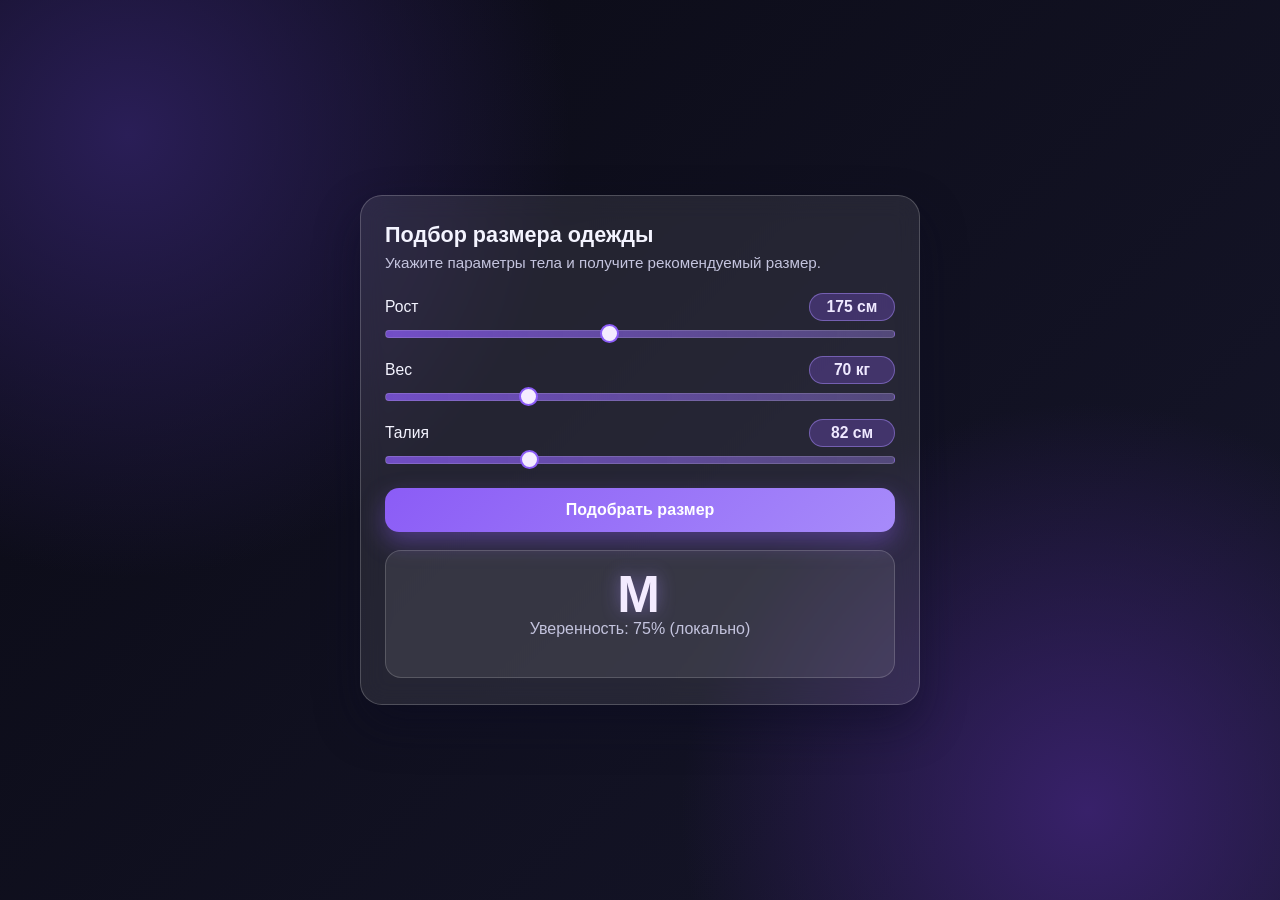
<file: index.html>
<!DOCTYPE html>
<html lang="ru">
<head>
  <meta charset="UTF-8" />
  <meta name="viewport" content="width=device-width, initial-scale=1.0" />
  <title>Виджет подбора размера одежды</title>
  <style>
    /* Базовые переменные темы и цветов интерфейса */
    :root {
      --bg-1: #0a0a14;
      --bg-2: #16162b;
      --card: rgba(255, 255, 255, 0.09);
      --card-border: rgba(255, 255, 255, 0.2);
      --text-main: #f4f4ff;
      --text-muted: #c4c4de;
      --accent: #8b5cf6;
      --accent-2: #a78bfa;
      --shadow: rgba(12, 10, 33, 0.45);
    }

    /* Сброс отступов и более предсказуемая модель размеров */
    * {
      box-sizing: border-box;
      margin: 0;
      padding: 0;
    }

    /* Фон страницы и центрирование виджета */
    body {
      min-height: 100vh;
      display: grid;
      place-items: center;
      font-family: "Inter", "Segoe UI", Tahoma, sans-serif;
      color: var(--text-main);
      background:
        radial-gradient(circle at 10% 15%, #2a1e57 0%, transparent 32%),
        radial-gradient(circle at 85% 90%, #38216a 0%, transparent 30%),
        linear-gradient(135deg, var(--bg-1), var(--bg-2));
      padding: 20px;
    }

    /* Контейнер виджета в стиле glassmorphism */
    .widget {
      width: min(100%, 560px);
      background: var(--card);
      border: 1px solid var(--card-border);
      border-radius: 22px;
      backdrop-filter: blur(12px);
      -webkit-backdrop-filter: blur(12px);
      box-shadow: 0 20px 45px var(--shadow);
      padding: 26px 24px;
    }

    /* Заголовочная часть виджета */
    .title {
      font-size: 1.35rem;
      font-weight: 700;
      margin-bottom: 6px;
    }

    /* Подпись под заголовком */
    .subtitle {
      color: var(--text-muted);
      font-size: 0.95rem;
      margin-bottom: 22px;
    }

    /* Сетка блока с ползунками */
    .controls {
      display: grid;
      gap: 18px;
      margin-bottom: 24px;
    }

    /* Обертка каждого ползунка */
    .control {
      display: grid;
      gap: 9px;
    }

    /* Строка с названием параметра и текущим значением */
    .label-row {
      display: flex;
      justify-content: space-between;
      align-items: center;
      font-size: 0.98rem;
    }

    /* Бейдж со значением ползунка в реальном времени */
    .value-pill {
      min-width: 86px;
      text-align: center;
      font-weight: 600;
      color: #efe9ff;
      background: rgba(139, 92, 246, 0.28);
      border: 1px solid rgba(167, 139, 250, 0.5);
      border-radius: 999px;
      padding: 4px 10px;
    }

    /* Общий стиль ползунка */
    input[type="range"] {
      width: 100%;
      appearance: none;
      height: 8px;
      border-radius: 999px;
      background: linear-gradient(90deg, rgba(139, 92, 246, 0.75), rgba(167, 139, 250, 0.35));
      outline: none;
      border: 1px solid rgba(255, 255, 255, 0.14);
    }

    /* Кастомный бегунок для WebKit-браузеров */
    input[type="range"]::-webkit-slider-thumb {
      appearance: none;
      width: 19px;
      height: 19px;
      border-radius: 50%;
      background: #f4ecff;
      border: 2px solid var(--accent);
      cursor: pointer;
      transition: transform 0.2s ease;
    }

    /* Увеличение бегунка при наведении */
    input[type="range"]::-webkit-slider-thumb:hover {
      transform: scale(1.08);
    }

    /* Кастомный бегунок для Firefox */
    input[type="range"]::-moz-range-thumb {
      width: 19px;
      height: 19px;
      border-radius: 50%;
      background: #f4ecff;
      border: 2px solid var(--accent);
      cursor: pointer;
      transition: transform 0.2s ease;
    }

    /* Секция с кнопкой и результатом */
    .actions {
      display: grid;
      gap: 18px;
    }

    /* Фиолетовая кнопка запуска расчета размера */
    .btn {
      border: 0;
      border-radius: 14px;
      padding: 13px 16px;
      background: linear-gradient(135deg, var(--accent), var(--accent-2));
      color: #fff;
      font-size: 1rem;
      font-weight: 700;
      cursor: pointer;
      box-shadow: 0 10px 24px rgba(139, 92, 246, 0.4);
      transition: transform 0.16s ease, box-shadow 0.2s ease, filter 0.2s ease;
      animation: pulse 2.3s ease-in-out infinite;
    }

    /* Эффекты интерактивности кнопки */
    .btn:hover {
      transform: translateY(-2px);
      filter: brightness(1.05);
      box-shadow: 0 14px 30px rgba(139, 92, 246, 0.5);
    }

    /* Эффект нажатия кнопки */
    .btn:active {
      transform: translateY(0);
    }

    /* Анимация мягкой пульсации кнопки */
    @keyframes pulse {
      0%, 100% {
        box-shadow: 0 10px 24px rgba(139, 92, 246, 0.35);
      }
      50% {
        box-shadow: 0 16px 35px rgba(139, 92, 246, 0.55);
      }
    }

    /* Карточка с результатом вычисления размера */
    .result {
      background: rgba(255, 255, 255, 0.08);
      border: 1px solid rgba(255, 255, 255, 0.17);
      border-radius: 16px;
      padding: 18px;
      display: grid;
      gap: 8px;
      justify-items: center;
      text-align: center;
    }

    /* Большой текст буквенного размера */
    .size {
      font-size: clamp(2.2rem, 7vw, 3.2rem);
      line-height: 1;
      font-weight: 800;
      letter-spacing: 0.06em;
      color: #f3ebff;
      text-shadow: 0 0 18px rgba(167, 139, 250, 0.45);
    }

    /* Текст уровня уверенности алгоритма */
    .confidence {
      color: var(--text-muted);
      font-size: 1rem;
    }

    /* Подсказка (fallback, метод API) */
    .status-hint {
      font-size: 0.88rem;
      color: #e9c46c;
      margin-top: 4px;
      min-height: 1.2em;
    }

    /* Блок лоадера во время запроса к API */
    .loader-wrap {
      display: flex;
      align-items: center;
      justify-content: center;
      gap: 12px;
      min-height: 72px;
      color: var(--text-muted);
      font-size: 1rem;
    }

    .loader-wrap[hidden] {
      display: none !important;
    }

    .result-content[hidden] {
      display: none !important;
    }

    .spinner {
      width: 24px;
      height: 24px;
      border: 3px solid rgba(255, 255, 255, 0.2);
      border-top-color: var(--accent);
      border-radius: 50%;
      animation: spin 0.75s linear infinite;
    }

    @keyframes spin {
      to {
        transform: rotate(360deg);
      }
    }

    .btn:disabled {
      opacity: 0.75;
      cursor: not-allowed;
      transform: none;
      animation: none;
    }

    /* Адаптация интерфейса под узкие мобильные экраны */
    @media (max-width: 400px) {
      body {
        padding: 12px;
      }

      .widget {
        padding: 18px 16px;
        border-radius: 18px;
      }

      .title {
        font-size: 1.15rem;
      }

      .subtitle {
        font-size: 0.88rem;
        margin-bottom: 18px;
      }

      .value-pill {
        min-width: 74px;
        font-size: 0.86rem;
      }

      .btn {
        font-size: 0.95rem;
      }
    }
  </style>
</head>
<body>
  <!-- Главный контейнер виджета подбора размера -->
  <main class="widget" aria-label="Подбор размера одежды">
    <!-- Верхняя информационная часть -->
    <h1 class="title">Подбор размера одежды</h1>
    <p class="subtitle">Укажите параметры тела и получите рекомендуемый размер.</p>

    <!-- Группа ползунков параметров -->
    <section class="controls">
      <!-- Ползунок роста -->
      <div class="control">
        <div class="label-row">
          <label for="height">Рост</label>
          <span id="heightValue" class="value-pill">175 см</span>
        </div>
        <input id="height" type="range" min="140" max="220" value="175" />
      </div>

      <!-- Ползунок веса -->
      <div class="control">
        <div class="label-row">
          <label for="weight">Вес</label>
          <span id="weightValue" class="value-pill">70 кг</span>
        </div>
        <input id="weight" type="range" min="40" max="150" value="70" />
      </div>

      <!-- Ползунок талии -->
      <div class="control">
        <div class="label-row">
          <label for="waist">Талия</label>
          <span id="waistValue" class="value-pill">82 см</span>
        </div>
        <input id="waist" type="range" min="60" max="140" value="82" />
      </div>
    </section>

    <!-- Блок кнопки запуска и отображения результата -->
    <section class="actions">
      <button id="calcBtn" class="btn" type="button">Подобрать размер</button>
      <div class="result" aria-live="polite">
        <div id="loader" class="loader-wrap" hidden>
          <span class="spinner" aria-hidden="true"></span>
          <span>Загрузка...</span>
        </div>
        <div id="resultContent" class="result-content">
          <div id="sizeResult" class="size">M</div>
          <div id="confidenceResult" class="confidence">Уверенность: 90%</div>
          <div id="statusHint" class="status-hint"></div>
        </div>
      </div>
    </section>
  </main>

  <script>
    // URL бэкенда на Railway (POST /calculate)
    const API_URL = "https://fitvector-mvp-production.up.railway.app/calculate";
    const REQUEST_TIMEOUT_MS = 8000;

    // Получаем ссылки на элементы управления и вывода результата
    const heightInput = document.getElementById("height");
    const weightInput = document.getElementById("weight");
    const waistInput = document.getElementById("waist");
    const heightValue = document.getElementById("heightValue");
    const weightValue = document.getElementById("weightValue");
    const waistValue = document.getElementById("waistValue");
    const calcBtn = document.getElementById("calcBtn");
    const loaderEl = document.getElementById("loader");
    const resultContent = document.getElementById("resultContent");
    const sizeResult = document.getElementById("sizeResult");
    const confidenceResult = document.getElementById("confidenceResult");
    const statusHint = document.getElementById("statusHint");

    // Описываем диапазоны талии для каждого размера
    const sizeRanges = [
      { size: "S", min: 60, max: 76, includeMax: false },
      { size: "M", min: 76, max: 84, includeMax: false },
      { size: "L", min: 84, max: 94, includeMax: false },
      { size: "XL", min: 94, max: 104, includeMax: true },
      { size: "XXL", min: 104, max: 140, includeMax: true }
    ];

    // Обновляем подписи рядом с ползунками в реальном времени
    function syncSliderLabels() {
      heightValue.textContent = `${heightInput.value} см`;
      weightValue.textContent = `${weightInput.value} кг`;
      waistValue.textContent = `${waistInput.value} см`;
    }

    // Определяем буквенный размер только по текущему значению талии
    function getSizeByWaist(waist) {
      for (const range of sizeRanges) {
        const inRange = range.includeMax
          ? waist >= range.min && waist <= range.max
          : waist >= range.min && waist < range.max;
        if (inRange) return range;
      }
      return sizeRanges[sizeRanges.length - 1];
    }

    // Считаем уверенность: 0.9 в центре диапазона и 0.6 на границах
    function calculateConfidence(waist, range) {
      const center = (range.min + range.max) / 2;
      const halfRange = (range.max - range.min) / 2;
      if (halfRange === 0) return 0.9;

      const distanceToCenter = Math.abs(waist - center);
      const normalized = Math.min(distanceToCenter / halfRange, 1);
      const confidence = 0.9 - normalized * 0.3;

      return Math.max(0.6, Math.min(0.9, confidence));
    }

    // Локальный расчёт (fallback, если API недоступен)
    function renderLocalSize() {
      const waist = Number(waistInput.value);
      const foundRange = getSizeByWaist(waist);
      const confidence = calculateConfidence(waist, foundRange);
      const confidencePercent = Math.round(confidence * 100);

      sizeResult.textContent = foundRange.size;
      confidenceResult.textContent = `Уверенность: ${confidencePercent}% (локально)`;
    }

    function setLoading(isLoading) {
      loaderEl.hidden = !isLoading;
      resultContent.hidden = isLoading;
      calcBtn.disabled = isLoading;
    }

    async function fetchSizeFromApi() {
      const body = {
        height: Number(heightInput.value),
        weight: Number(weightInput.value),
        waist: Number(waistInput.value),
      };

      const controller = new AbortController();
      const timeoutId = setTimeout(() => controller.abort(), REQUEST_TIMEOUT_MS);

      try {
        const response = await fetch(API_URL, {
          method: "POST",
          headers: { "Content-Type": "application/json" },
          body: JSON.stringify(body),
          signal: controller.signal,
        });
        clearTimeout(timeoutId);

        if (!response.ok) {
          throw new Error(`HTTP ${response.status}`);
        }

        const data = await response.json();
        if (
          !data ||
          typeof data.size !== "string" ||
          typeof data.confidence !== "number"
        ) {
          throw new Error("Invalid response");
        }
        return data;
      } catch (err) {
        clearTimeout(timeoutId);
        throw err;
      }
    }

    function notifyParentSize() {
      const size = sizeResult.textContent?.trim();
      if (!size) return;
      try {
        if (window.parent !== window) {
          window.parent.postMessage({ type: "fitvector:size", size }, "*");
        }
      } catch (_) {
        /* ignore */
      }
    }

    async function onCalculateClick() {
      statusHint.textContent = "";
      setLoading(true);

      try {
        const data = await fetchSizeFromApi();
        const pct = Math.round(Number(data.confidence) * 100);
        const method = data.method != null ? String(data.method) : "—";

        sizeResult.textContent = data.size;
        confidenceResult.textContent = `Уверенность: ${pct}% · метод: ${method}`;
        notifyParentSize();
      } catch (err) {
        statusHint.textContent = "Пробуем локально...";
        renderLocalSize();
        notifyParentSize();
        window.setTimeout(() => {
          statusHint.textContent = "";
        }, 3500);
      } finally {
        setLoading(false);
      }
    }

    // Подписываемся на ввод, чтобы обновлять числа у ползунков мгновенно
    [heightInput, weightInput, waistInput].forEach((input) => {
      input.addEventListener("input", syncSliderLabels);
    });

    // Кнопка: запрос к API, при ошибке — локальный алгоритм
    calcBtn.addEventListener("click", onCalculateClick);

    // Первичная инициализация: подписи ползунков и стартовый локальный превью
    syncSliderLabels();
    renderLocalSize();
  </script>
</body>
</html>
</file>
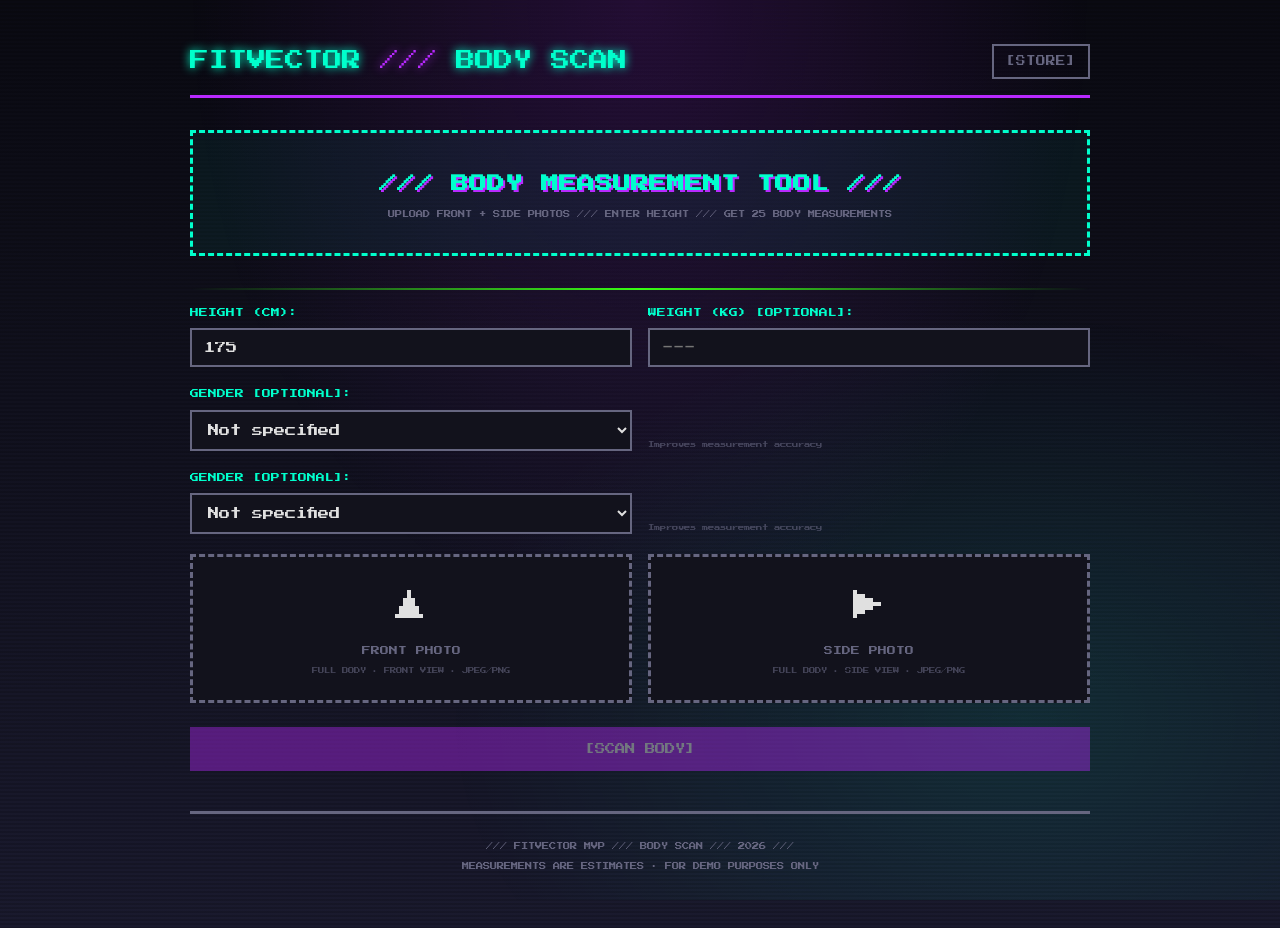
<file: measure.html>
<!DOCTYPE html>
<html lang="ru">

<head>
  <meta charset="UTF-8" />
  <meta name="viewport" content="width=device-width, initial-scale=1.0" />
  <title>FitVector /// BODY SCAN</title>
  <style>
    @import url('https://fonts.googleapis.com/css2?family=Press+Start+2P&display=swap');

    :root {
      --bg-dark: #0a0a12;
      --bg-grid: #12121c;
      --neon-purple: #b829ff;
      --neon-cyan: #00ffcc;
      --neon-green: #39ff14;
      --neon-pink: #ff3366;
      --neon-yellow: #ffe135;
      --text: #e0e0e0;
      --text-dim: #666680;
      --scanline: rgba(0, 0, 0, 0.15);
      --border-px: 3px;
    }

    * {
      box-sizing: border-box;
      image-rendering: pixelated;
    }

    body {
      min-height: 100vh;
      font-family: 'Press Start 2P', monospace;
      color: var(--text);
      background:
        repeating-linear-gradient(0deg,
          var(--scanline) 0px,
          var(--scanline) 1px,
          transparent 1px,
          transparent 3px),
        linear-gradient(180deg, var(--bg-dark) 0%, #1a1a2e 100%);
      background-size: 100% 4px, 100% 100%;
      line-height: 1.6;
      padding: 20px;
      position: relative;
    }

    body::before {
      content: '';
      position: fixed;
      inset: 0;
      background: radial-gradient(ellipse at 50% 0%, rgba(184, 41, 255, 0.15) 0%, transparent 50%),
        radial-gradient(ellipse at 80% 80%, rgba(0, 255, 204, 0.1) 0%, transparent 40%);
      pointer-events: none;
      z-index: -1;
    }

    .container {
      max-width: 900px;
      margin: 0 auto;
    }

    header {
      display: flex;
      justify-content: space-between;
      align-items: center;
      padding: 16px 0;
      border-bottom: var(--border-px) solid var(--neon-purple);
      margin-bottom: 32px;
    }

    .logo {
      font-size: 1.2rem;
      color: var(--neon-cyan);
      text-shadow: 0 0 10px var(--neon-cyan);
    }

    .logo span {
      color: var(--neon-purple);
      text-shadow: 0 0 10px var(--neon-purple);
    }

    .nav-link {
      font-size: 0.6rem;
      color: var(--text-dim);
      text-decoration: none;
      border: 2px solid var(--text-dim);
      padding: 8px 12px;
      transition: all 0.1s;
    }

    .nav-link:hover {
      color: var(--neon-cyan);
      border-color: var(--neon-cyan);
    }

    .hero {
      text-align: center;
      margin-bottom: 32px;
      padding: 24px;
      border: var(--border-px) dashed var(--neon-cyan);
      background: rgba(0, 255, 204, 0.05);
    }

    .hero h1 {
      font-size: clamp(0.6rem, 2.5vw, 1.1rem);
      color: var(--neon-cyan);
      text-shadow: 2px 2px 0 var(--neon-purple);
      margin-bottom: 12px;
      line-height: 1.6;
    }

    .hero p {
      font-size: 0.45rem;
      color: var(--text-dim);
      line-height: 1.8;
    }

    .scan-line {
      width: 100%;
      height: 2px;
      background: linear-gradient(90deg, transparent, var(--neon-green), transparent);
      margin: 16px 0;
      animation: blink 1.5s ease-in-out infinite;
    }

    @keyframes blink {

      0%,
      100% {
        opacity: 0.3;
      }

      50% {
        opacity: 1;
      }
    }

    .upload-section {
      margin-bottom: 32px;
    }

    .input-row {
      display: grid;
      grid-template-columns: 1fr 1fr;
      gap: 16px;
      margin-bottom: 20px;
    }

    @media (max-width: 600px) {
      .input-row {
        grid-template-columns: 1fr;
      }
    }

    .field label {
      display: block;
      font-size: 0.55rem;
      color: var(--neon-cyan);
      margin-bottom: 8px;
    }

    .field input[type="number"] {
      width: 100%;
      padding: 12px;
      font-family: inherit;
      font-size: 0.7rem;
      color: var(--text);
      background: var(--bg-grid);
      border: 2px solid var(--text-dim);
    }

    .field input:focus {
      outline: none;
      border-color: var(--neon-purple);
      box-shadow: 0 0 10px rgba(184, 41, 255, 0.3);
    }

    .upload-grid {
      display: grid;
      grid-template-columns: 1fr 1fr;
      gap: 16px;
      margin-bottom: 24px;
    }

    @media (max-width: 600px) {
      .upload-grid {
        grid-template-columns: 1fr;
      }
    }

    .upload-box {
      border: 3px dashed var(--text-dim);
      padding: 24px;
      text-align: center;
      cursor: pointer;
      transition: all 0.2s;
      background: var(--bg-grid);
      position: relative;
    }

    .upload-box:hover {
      border-color: var(--neon-purple);
      background: rgba(184, 41, 255, 0.1);
    }

    .upload-box.has-file {
      border-color: var(--neon-green);
      border-style: solid;
    }

    .upload-box.has-file:hover {
      border-color: var(--neon-green);
    }

    .upload-box__icon {
      font-size: 2rem;
      margin-bottom: 12px;
    }

    .upload-box__label {
      font-size: 0.55rem;
      color: var(--text-dim);
      margin-bottom: 8px;
    }

    .upload-box__hint {
      font-size: 0.4rem;
      color: var(--text-dim);
      opacity: 0.6;
    }

    .upload-box input[type="file"] {
      display: none;
    }

    .upload-preview {
      max-width: 100%;
      max-height: 200px;
      object-fit: contain;
      border: 2px solid var(--neon-green);
      margin-top: 12px;
    }

    .btn {
      width: 100%;
      padding: 14px;
      font-family: inherit;
      font-size: 0.65rem;
      border: var(--border-px) solid var(--neon-purple);
      cursor: pointer;
      text-transform: uppercase;
      transition: all 0.1s;
      background: var(--neon-purple);
      color: white;
    }

    .btn:hover:not(:disabled) {
      background: var(--neon-pink);
      border-color: var(--neon-pink);
      box-shadow: 0 0 20px var(--neon-pink);
    }

    .btn:disabled {
      opacity: 0.4;
      cursor: not-allowed;
    }

    .loader {
      display: none;
      text-align: center;
      padding: 32px;
      font-size: 0.6rem;
      color: var(--neon-cyan);
    }

    .loader.active {
      display: block;
    }

    .loader__spinner {
      display: inline-block;
      width: 24px;
      height: 24px;
      border: 3px solid var(--text-dim);
      border-top-color: var(--neon-cyan);
      border-radius: 50%;
      animation: spin 0.8s linear infinite;
      margin-bottom: 12px;
    }

    @keyframes spin {
      to {
        transform: rotate(360deg);
      }
    }

    .error-box {
      display: none;
      border: 3px solid var(--neon-pink);
      background: rgba(255, 51, 102, 0.1);
      padding: 16px;
      margin-bottom: 24px;
      font-size: 0.55rem;
      color: var(--neon-pink);
    }

    .error-box.visible {
      display: block;
    }

    .pose-warning {
      display: none;
      border: 3px solid var(--neon-yellow);
      background: rgba(255, 225, 53, 0.1);
      padding: 16px;
      margin-bottom: 24px;
      font-size: 0.55rem;
      color: var(--neon-yellow);
    }

    .pose-warning.visible {
      display: block;
    }

    .pose-warning ul {
      margin: 8px 0 0 16px;
      padding: 0;
    }

    .pose-warning li {
      margin-bottom: 4px;
    }

    .results {
      display: none;
    }

    .results.visible {
      display: block;
    }

    .results__title {
      font-size: 0.7rem;
      color: var(--neon-green);
      text-shadow: 0 0 8px var(--neon-green);
      margin-bottom: 16px;
      padding-bottom: 8px;
      border-bottom: var(--border-px) solid var(--neon-green);
    }

    .results__meta {
      font-size: 0.5rem;
      color: var(--text-dim);
      margin-bottom: 20px;
    }

    .results__meta span {
      color: var(--neon-yellow);
    }

    .measure-grid {
      display: grid;
      grid-template-columns: 1fr 1fr;
      gap: 8px;
    }

    @media (max-width: 600px) {
      .measure-grid {
        grid-template-columns: 1fr;
      }
    }

    .measure-item {
      display: flex;
      justify-content: space-between;
      align-items: center;
      padding: 10px 12px;
      background: var(--bg-grid);
      border: 2px solid var(--text-dim);
      font-size: 0.5rem;
    }

    .measure-item:hover {
      border-color: var(--neon-purple);
    }

    .measure-item__label {
      color: var(--text-dim);
      flex: 1;
    }

    .measure-item__value {
      color: var(--neon-green);
      font-weight: bold;
      text-shadow: 0 0 6px var(--neon-green);
    }

    .measure-group {
      margin-bottom: 20px;
    }

    .measure-group__title {
      font-size: 0.55rem;
      color: var(--neon-purple);
      margin-bottom: 8px;
      text-shadow: 0 0 6px var(--neon-purple);
    }

    footer {
      text-align: center;
      padding: 20px 0;
      border-top: var(--border-px) solid var(--text-dim);
      font-size: 0.45rem;
      color: var(--text-dim);
      margin-top: 40px;
    }
  </style>
</head>

<body>
  <div class="container">
    <header>
      <div class="logo">FITVECTOR <span>///</span> BODY SCAN</div>
      <a href="demo-shop.html" class="nav-link">[STORE]</a>
    </header>

    <div class="hero">
      <h1>/// BODY MEASUREMENT TOOL ///</h1>
      <p>UPLOAD FRONT + SIDE PHOTOS /// ENTER HEIGHT /// GET 25 BODY MEASUREMENTS</p>
    </div>

    <div class="scan-line"></div>

    <section class="upload-section">
      <div class="input-row">
        <div class="field">
          <label for="heightCm">HEIGHT (CM):</label>
          <input type="number" id="heightCm" min="100" max="250" value="175" step="1" />
        </div>
        <div class="field">
          <label for="weightKg">WEIGHT (KG) [OPTIONAL]:</label>
          <input type="number" id="weightKg" min="30" max="300" step="0.1" placeholder="---" />
        </div>
      </div>

      <div class="input-row" style="margin-bottom:20px;">
        <div class="field">
          <label for="genderSelect">GENDER [OPTIONAL]:</label>
          <select id="genderSelect" style="width:100%;padding:12px;font-family:inherit;font-size:0.7rem;color:var(--text);background:var(--bg-grid);border:2px solid var(--text-dim);">
            <option value="unknown">Not specified</option>
            <option value="male">Male</option>
            <option value="female">Female</option>
          </select>
        </div>
        <div class="field" style="display:flex;align-items:flex-end;">
          <div style="font-size:0.4rem;color:var(--text-dim);opacity:0.6;">Improves measurement accuracy</div>
        </div>
      </div>

      <div class="input-row" style="margin-bottom:20px;">
        <div class="field">
          <label for="genderSelect">GENDER [OPTIONAL]:</label>
          <select id="genderSelect" style="width:100%;padding:12px;font-family:inherit;font-size:0.7rem;color:var(--text);background:var(--bg-grid);border:2px solid var(--text-dim);">
            <option value="unknown">Not specified</option>
            <option value="male">Male</option>
            <option value="female">Female</option>
          </select>
        </div>
        <div class="field" style="display:flex;align-items:flex-end;">
          <div style="font-size:0.4rem;color:var(--text-dim);opacity:0.6;">Improves measurement accuracy</div>
        </div>
      </div>

      <div class="upload-grid">
        <div class="upload-box" id="frontBox">
          <div class="upload-box__icon">&#9650;</div>
          <div class="upload-box__label">FRONT PHOTO</div>
          <div class="upload-box__hint">FULL BODY · FRONT VIEW · JPEG/PNG</div>
          <input type="file" id="frontInput" accept="image/jpeg,image/png,image/webp" />
        </div>
        <div class="upload-box" id="sideBox">
          <div class="upload-box__icon">&#9654;</div>
          <div class="upload-box__label">SIDE PHOTO</div>
          <div class="upload-box__hint">FULL BODY · SIDE VIEW · JPEG/PNG</div>
          <input type="file" id="sideInput" accept="image/jpeg,image/png,image/webp" />
        </div>
      </div>

      <div class="error-box" id="errorBox"></div>

      <div class="pose-warning" id="poseWarning">
        <p>/// POSE QUALITY WARNINGS ///</p>
        <ul id="poseWarningList"></ul>
      </div>

      <button type="button" class="btn" id="measureBtn" disabled>[SCAN BODY]</button>
    </section>

    <div class="loader" id="loader">
      <div class="loader__spinner"></div>
      <p>/// SCANNING BODY ///</p>
      <p id="loaderStatus">Analyzing photos...</p>
    </div>

    <div class="results" id="results">
      <div class="results__title">/// MEASUREMENT RESULTS ///</div>
      <div class="results__meta" id="resultsMeta"></div>

      <div class="measure-group">
        <div class="measure-group__title">/// HEAD & NECK ///</div>
        <div class="measure-grid" id="groupHead"></div>
      </div>

      <div class="measure-group">
        <div class="measure-group__title">/// TORSO ///</div>
        <div class="measure-grid" id="groupTorso"></div>
      </div>

      <div class="measure-group">
        <div class="measure-group__title">/// ARMS ///</div>
        <div class="measure-grid" id="groupArms"></div>
      </div>

      <div class="measure-group">
        <div class="measure-group__title">/// LEGS ///</div>
        <div class="measure-grid" id="groupLegs"></div>
      </div>

      <div class="measure-group">
        <div class="measure-group__title">/// CHEST DETAIL ///</div>
        <div class="measure-grid" id="groupChest"></div>
      </div>
    </div>

    <footer>
      <p>/// FITVECTOR MVP /// BODY SCAN /// 2026 ///</p>
      <p style="margin-top:8px;">MEASUREMENTS ARE ESTIMATES · FOR DEMO PURPOSES ONLY</p>
    </footer>
  </div>

  <script>
    (function () {
      const API_URL = "https://fitvector-mvp-production.up.railway.app/measure";

      const frontInput = document.getElementById("frontInput");
      const sideInput = document.getElementById("sideInput");
      const frontBox = document.getElementById("frontBox");
      const sideBox = document.getElementById("sideBox");
      const heightCm = document.getElementById("heightCm");
      const weightKg = document.getElementById("weightKg");
      const genderSelect = document.getElementById("genderSelect");
      const measureBtn = document.getElementById("measureBtn");
      const loader = document.getElementById("loader");
      const loaderStatus = document.getElementById("loaderStatus");
      const errorBox = document.getElementById("errorBox");
      const poseWarning = document.getElementById("poseWarning");
      const poseWarningList = document.getElementById("poseWarningList");
      const results = document.getElementById("results");
      const resultsMeta = document.getElementById("resultsMeta");

      let frontFile = null;
      let sideFile = null;

      const GROUPS = {
        head: ["head_circumference", "neck_circumference"],
        torso: [
          "shoulder_width",
          "chest_circumference",
          "under_bust_circumference",
          "waist_circumference",
          "belly_circumference",
          "hip_circumference",
          "waist_height",
          "hip_height",
          "torso_length",
        ],
        arms: [
          "shoulder_length",
          "upper_arm_length",
          "full_arm_length",
          "bicep_circumference",
          "forearm_circumference",
          "wrist_circumference",
        ],
        legs: [
          "upper_thigh_circumference",
          "knee_circumference",
          "calf_circumference",
          "upper_leg_length",
          "full_leg_length",
          "inseam",
        ],
        chest: ["chest_width", "chest_depth"],
      };

      function checkReady() {
        measureBtn.disabled = !(frontFile && sideFile && heightCm.value);
      }

      frontBox.addEventListener("click", function () {
        frontInput.click();
      });

      sideBox.addEventListener("click", function () {
        sideInput.click();
      });

      frontInput.addEventListener("change", function () {
        frontFile = frontInput.files[0] || null;
        frontBox.classList.toggle("has-file", !!frontFile);
        if (frontFile) {
          var existing = frontBox.querySelector(".upload-preview");
          if (existing) existing.remove();
          var img = document.createElement("img");
          img.className = "upload-preview";
          img.src = URL.createObjectURL(frontFile);
          frontBox.appendChild(img);
        }
        checkReady();
      });

      sideInput.addEventListener("change", function () {
        sideFile = sideInput.files[0] || null;
        sideBox.classList.toggle("has-file", !!sideFile);
        if (sideFile) {
          var existing = sideBox.querySelector(".upload-preview");
          if (existing) existing.remove();
          var img = document.createElement("img");
          img.className = "upload-preview";
          img.src = URL.createObjectURL(sideFile);
          sideBox.appendChild(img);
        }
        checkReady();
      });

      heightCm.addEventListener("input", checkReady);

      function showError(msg) {
        errorBox.textContent = msg;
        errorBox.classList.add("visible");
      }

      function hideError() {
        errorBox.classList.remove("visible");
      }

      function renderMeasurements(data) {
        var m = data.measurements;
        resultsMeta.innerHTML =
          "HEIGHT: <span>" + data.height_cm + " cm</span> /// " +
          "CONFIDENCE: <span>" + Math.round(data.confidence * 100) + "%</span> /// " +
          "POSE: <span>" + (data.cv_detected ? "DETECTED" : "ESTIMATED") + "</span> /// " +
          "POSE SCORE: <span>" + (data.pose_score || 0) + "</span>";

        if (data.pose_issues && data.pose_issues.length > 0) {
          poseWarningList.innerHTML = "";
          data.pose_issues.forEach(function(issue) {
            var li = document.createElement("li");
            li.textContent = issue;
            poseWarningList.appendChild(li);
          });
          poseWarning.classList.add("visible");
        } else {
          poseWarning.classList.remove("visible");
        }

        Object.keys(GROUPS).forEach(function (groupKey) {
          var container = document.getElementById("group" + groupKey.charAt(0).toUpperCase() + groupKey.slice(1));
          if (!container) return;
          container.innerHTML = "";
          GROUPS[groupKey].forEach(function (key) {
            if (!m[key]) return;
            var item = document.createElement("div");
            item.className = "measure-item";
            item.innerHTML =
              '<span class="measure-item__label">' + m[key].label + '</span>' +
              '<span class="measure-item__value">' + m[key].value + ' ' + m[key].unit + '</span>';
            container.appendChild(item);
          });
        });

        results.classList.add("visible");
      }

      measureBtn.addEventListener("click", async function () {
        if (!frontFile || !sideFile) {
          showError("/// UPLOAD BOTH PHOTOS ///");
          return;
        }

        var h = parseFloat(heightCm.value);
        if (!h || h < 100 || h > 250) {
          showError("/// HEIGHT MUST BE 100-250 CM ///");
          return;
        }

        hideError();
        results.classList.remove("visible");
        loader.classList.add("active");
        loaderStatus.textContent = "Uploading photos...";
        measureBtn.disabled = true;

        var form = new FormData();
        form.append("front", frontFile);
        form.append("side", sideFile);
        form.append("height_cm", h);
        var w = parseFloat(weightKg.value);
        if (w && w > 0) {
          form.append("weight_kg", w);
        }
        var g = genderSelect.value;
        if (g && g !== "unknown") {
          form.append("gender", g);
        }
        var g = genderSelect.value;
        if (g && g !== "unknown") {
          form.append("gender", g);
        }

        try {
          loaderStatus.textContent = "Analyzing with OpenPose...";
          var response = await fetch(API_URL, {
            method: "POST",
            body: form,
          });

          if (!response.ok) {
            var errData = await response.json().catch(function () { return null; });
            var errMsg = errData && errData.detail
              ? Array.isArray(errData.detail) ? errData.detail.join("; ") : String(errData.detail)
              : "HTTP " + response.status;
            throw new Error(errMsg);
          }

          loaderStatus.textContent = "Calculating measurements...";
          var data = await response.json();
          renderMeasurements(data);
        } catch (err) {
          showError("/// ERROR: " + err.message + " ///");
        } finally {
          loader.classList.remove("active");
          measureBtn.disabled = false;
          checkReady();
        }
      });
    })();
  </script>
</body>

</html>
</file>
